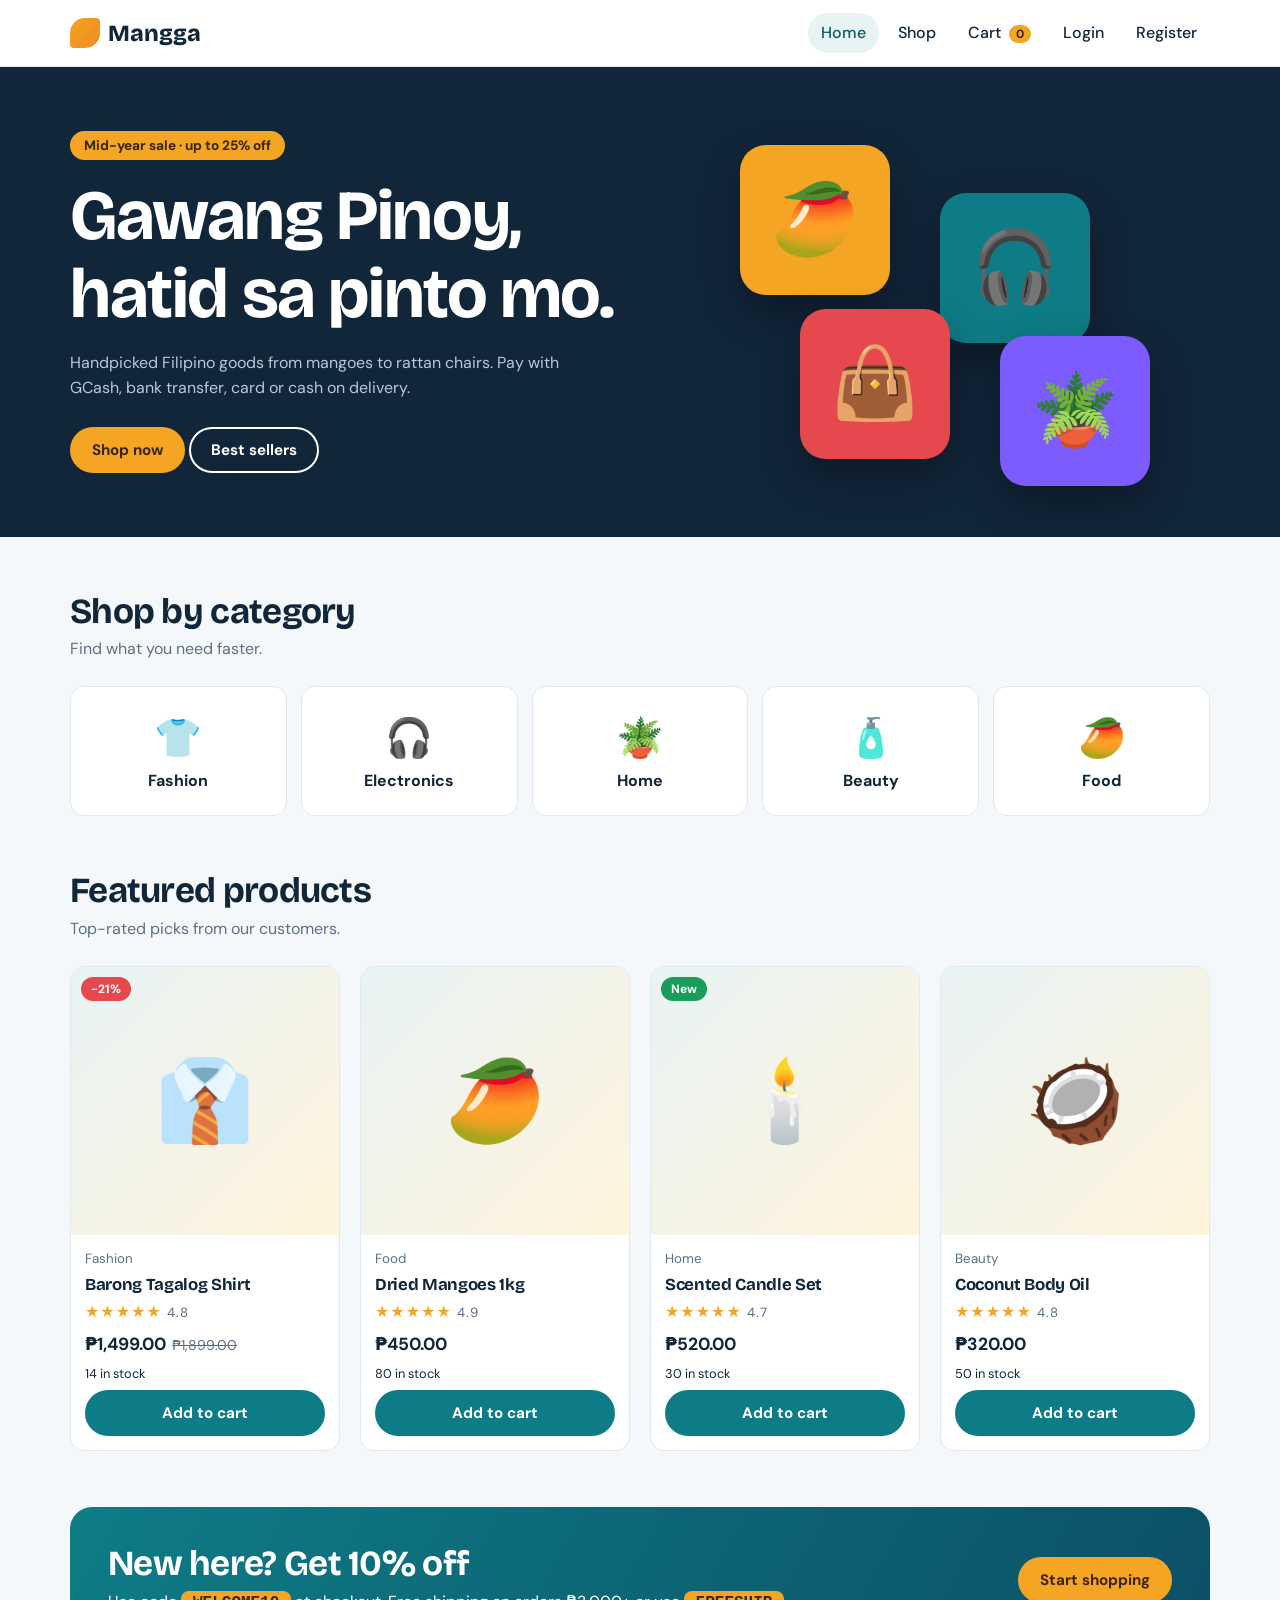
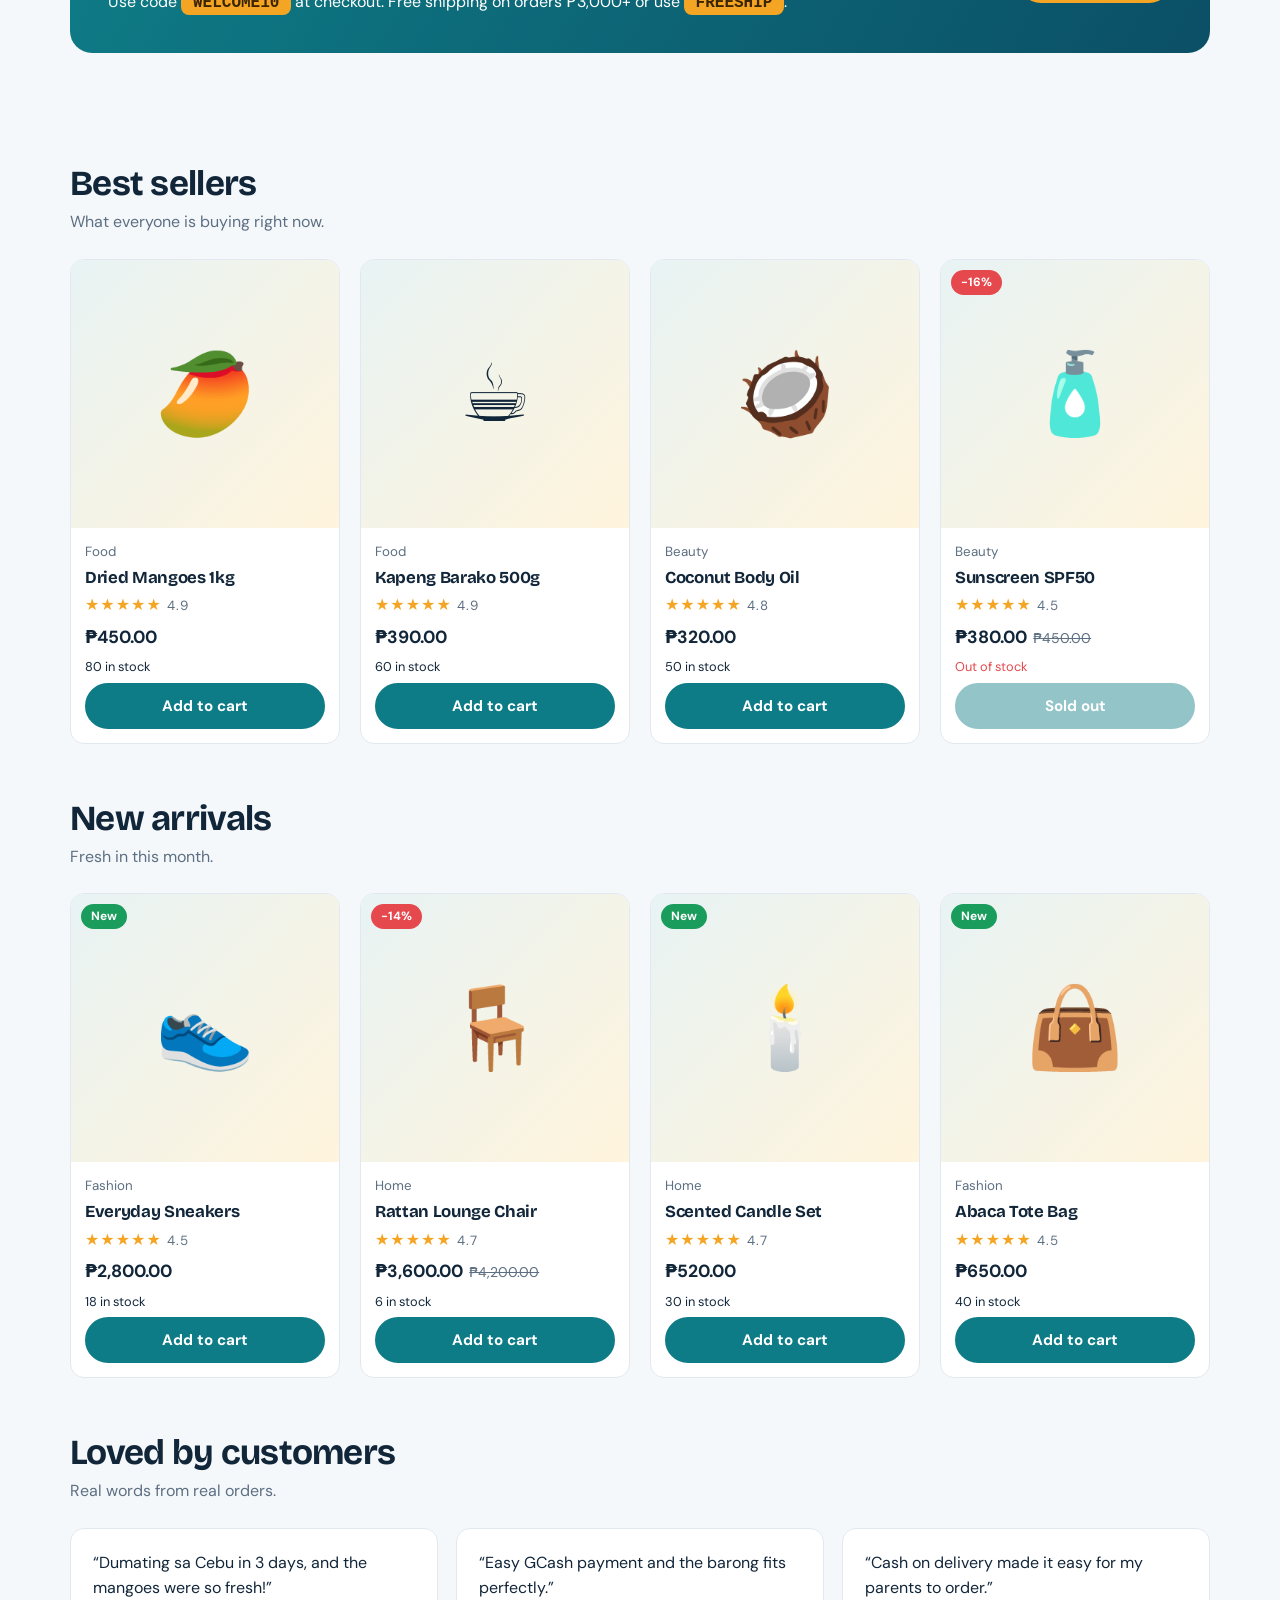
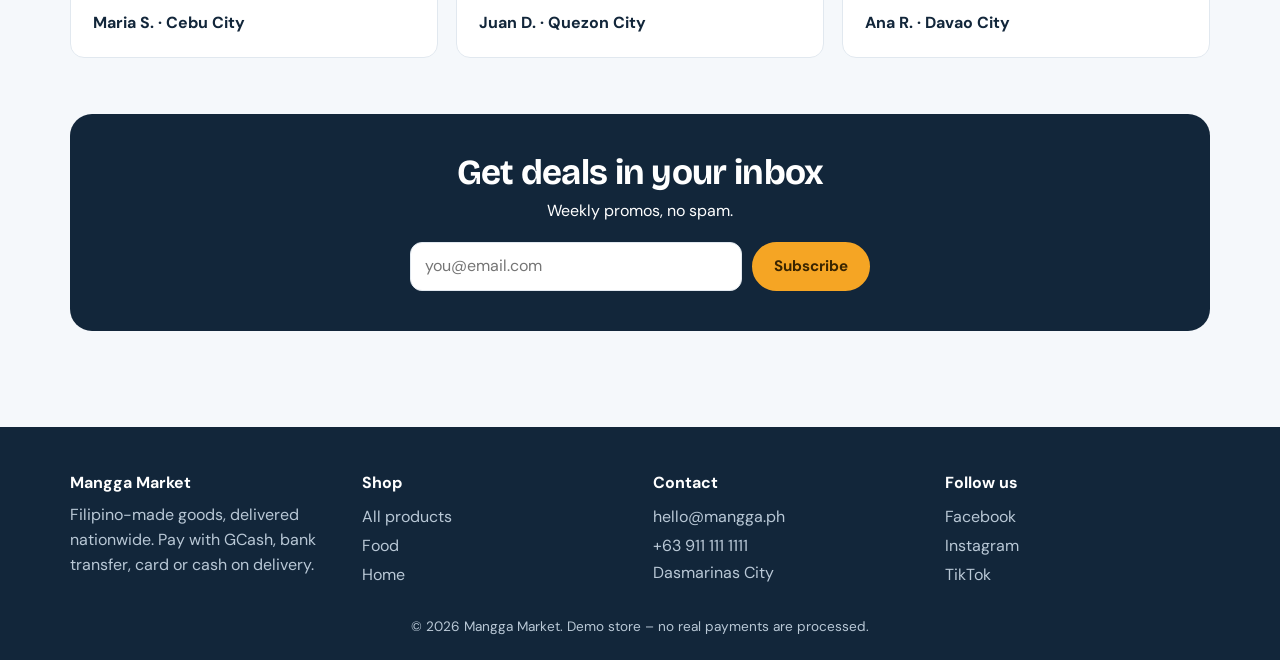
<file: index.html>
<!DOCTYPE html>
<html lang="en"><head><meta charset="UTF-8"><meta name="viewport" content="width=device-width,initial-scale=1"><title>Home – Mangga Market</title><link rel="stylesheet" href="css/style.css"></head>
<body data-page="home" class=""><div id="hdr"></div>
<section class="hero"><div class="wrap"><div><span class="tag">Mid-year sale · up to 25% off</span><h1>Gawang Pinoy, hatid sa pinto mo.</h1><p>Handpicked Filipino goods from mangoes to rattan chairs. Pay with GCash, bank transfer, card or cash on delivery.</p><a class="btn m" href="products.html">Shop now</a> <a class="btn alt" style="color:#fff;border-color:#fff" href="#bestsec">Best sellers</a></div><div class="stack" aria-hidden="true"><div>🥭</div><div>🎧</div><div>👜</div><div>🪴</div></div></div></section>
<section class="sec"><div class="wrap"><h2>Shop by category</h2><p class="sub">Find what you need faster.</p><div class="cats" id="cats"></div></div></section>
<section class="sec" style="padding-top:0"><div class="wrap"><h2>Featured products</h2><p class="sub">Top-rated picks from our customers.</p><div class="grid" id="feat"></div></div></section>
<section class="sec" style="padding-top:0"><div class="wrap"><div class="promo"><div><h2>New here? Get 10% off</h2><p>Use code <code>WELCOME10</code> at checkout. Free shipping on orders ₱3,000+ or use <code>FREESHIP</code>.</p></div><a class="btn m" href="products.html">Start shopping</a></div></div></section>
<section class="sec" id="bestsec"><div class="wrap"><h2>Best sellers</h2><p class="sub">What everyone is buying right now.</p><div class="grid" id="best"></div></div></section>
<section class="sec" style="padding-top:0"><div class="wrap"><h2>New arrivals</h2><p class="sub">Fresh in this month.</p><div class="grid" id="new"></div></div></section>
<section class="sec" style="padding-top:0"><div class="wrap"><h2>Loved by customers</h2><p class="sub">Real words from real orders.</p><div class="tg"><blockquote>“Dumating sa Cebu in 3 days, and the mangoes were so fresh!”<b>Maria S. · Cebu City</b></blockquote><blockquote>“Easy GCash payment and the barong fits perfectly.”<b>Juan D. · Quezon City</b></blockquote><blockquote>“Cash on delivery made it easy for my parents to order.”<b>Ana R. · Davao City</b></blockquote></div></div></section>
<section class="sec" style="padding-top:0"><div class="wrap"><div class="news"><h2>Get deals in your inbox</h2><p>Weekly promos, no spam.</p><form id="nl" novalidate><div class="fg" style="flex:1;margin:0"><input data-v="email" type="email" placeholder="you@email.com" aria-label="Email"></div><button class="btn m">Subscribe</button></form></div></div></section>
<div id="ftr"></div>
<script src="js/app.js"></script><script src="js/cart.js"></script><script src="js/products.js"></script></body></html>
</file>
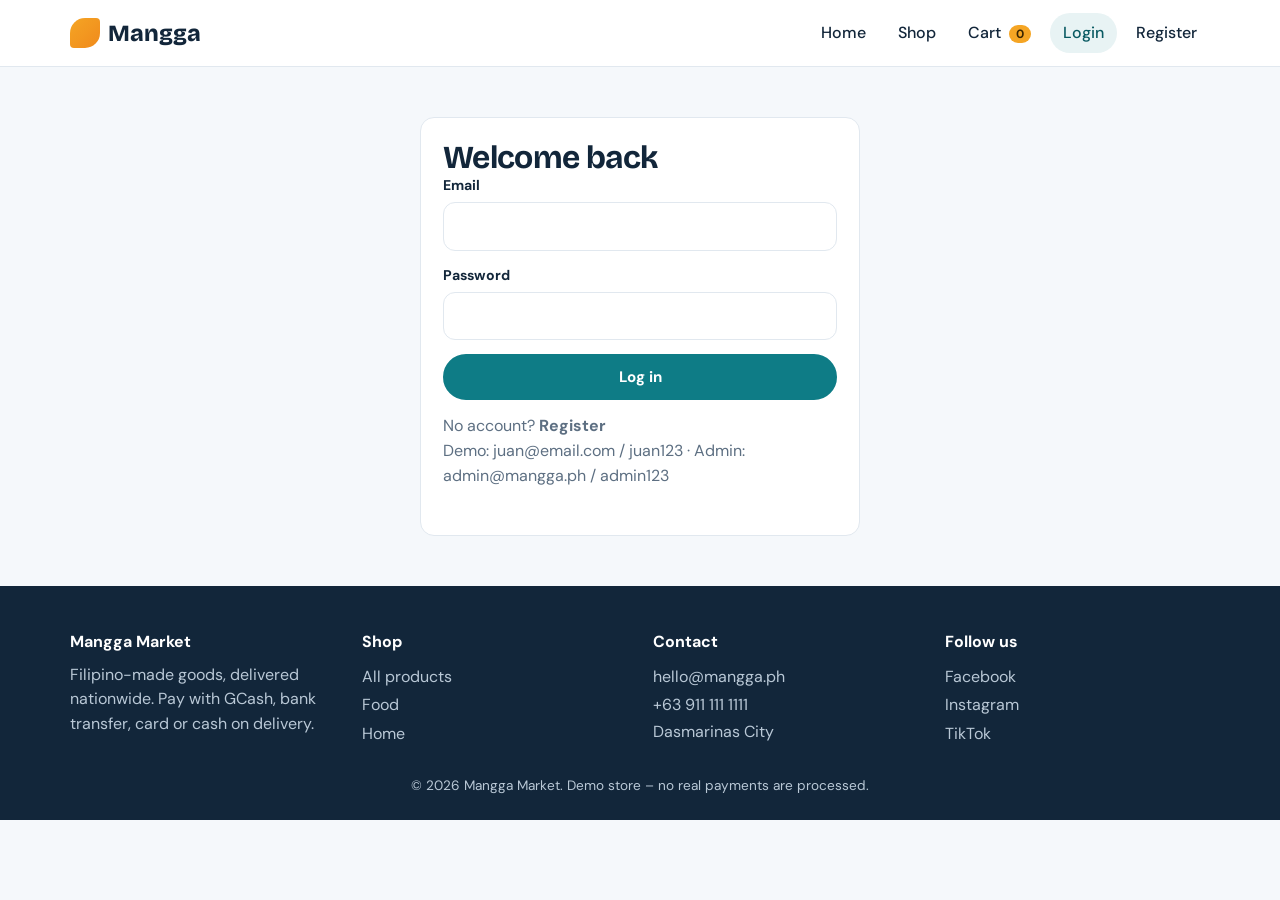
<file: admin.html>
<!DOCTYPE html>
<html lang="en"><head><meta charset="UTF-8"><meta name="viewport" content="width=device-width,initial-scale=1"><title>Admin – Mangga Market</title><link rel="stylesheet" href="css/style.css"></head>
<body data-page="admin" class="adm"><div id="hdr"></div>
<div class="wrap pg"><h1>Admin dashboard</h1><div id="main"></div></div>
<div id="ftr"></div>
<script src="js/app.js"></script><script src="js/cart.js"></script><script src="js/orders.js"></script><script src="js/admin.js"></script></body></html>
</file>
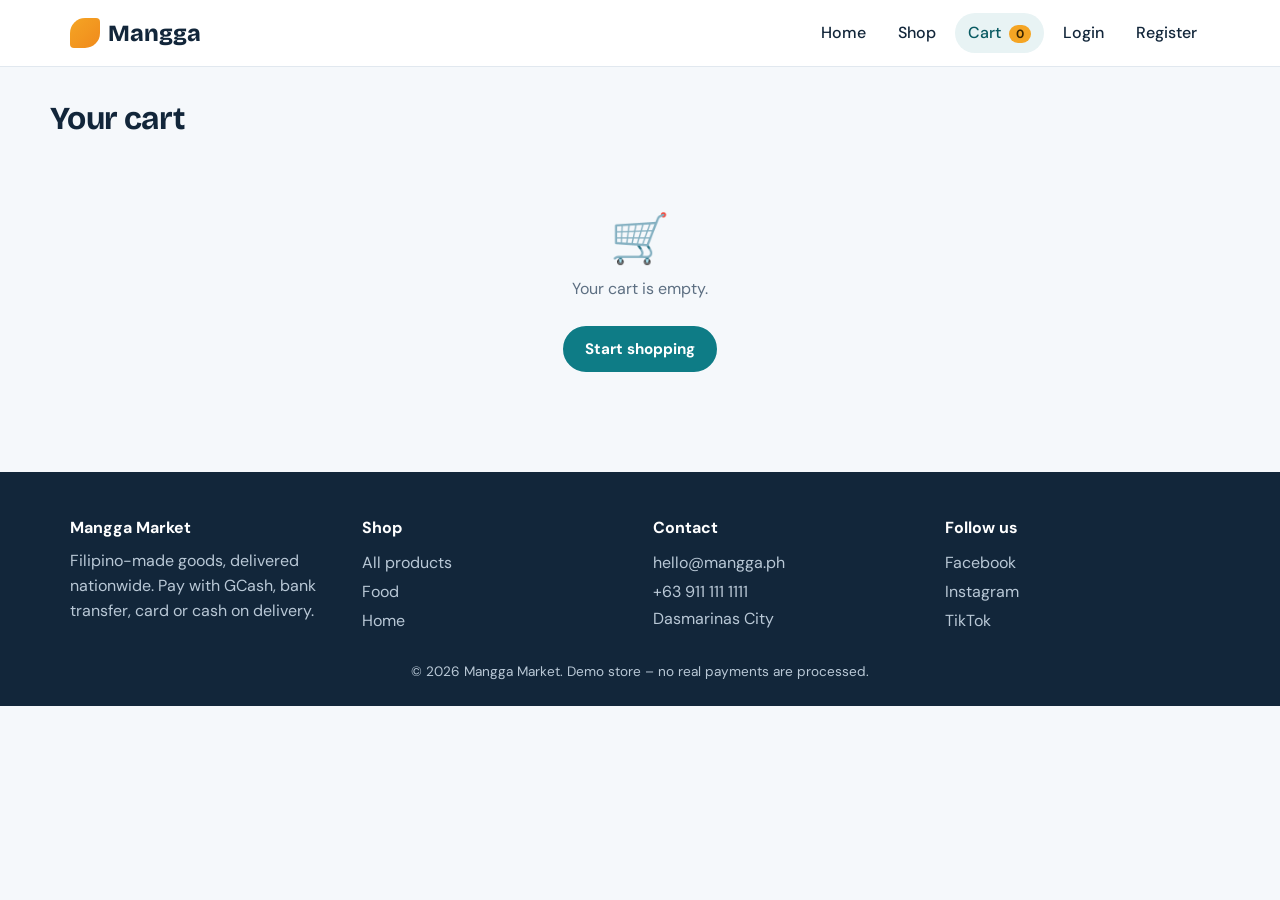
<file: cart.html>
<!DOCTYPE html>
<html lang="en"><head><meta charset="UTF-8"><meta name="viewport" content="width=device-width,initial-scale=1"><title>Cart – Mangga Market</title><link rel="stylesheet" href="css/style.css"></head>
<body data-page="cart" class=""><div id="hdr"></div>
<div class="wrap pg"><h1>Your cart</h1><div id="cart"></div></div>
<div id="ftr"></div>
<script src="js/app.js"></script><script src="js/cart.js"></script></body></html>
</file>
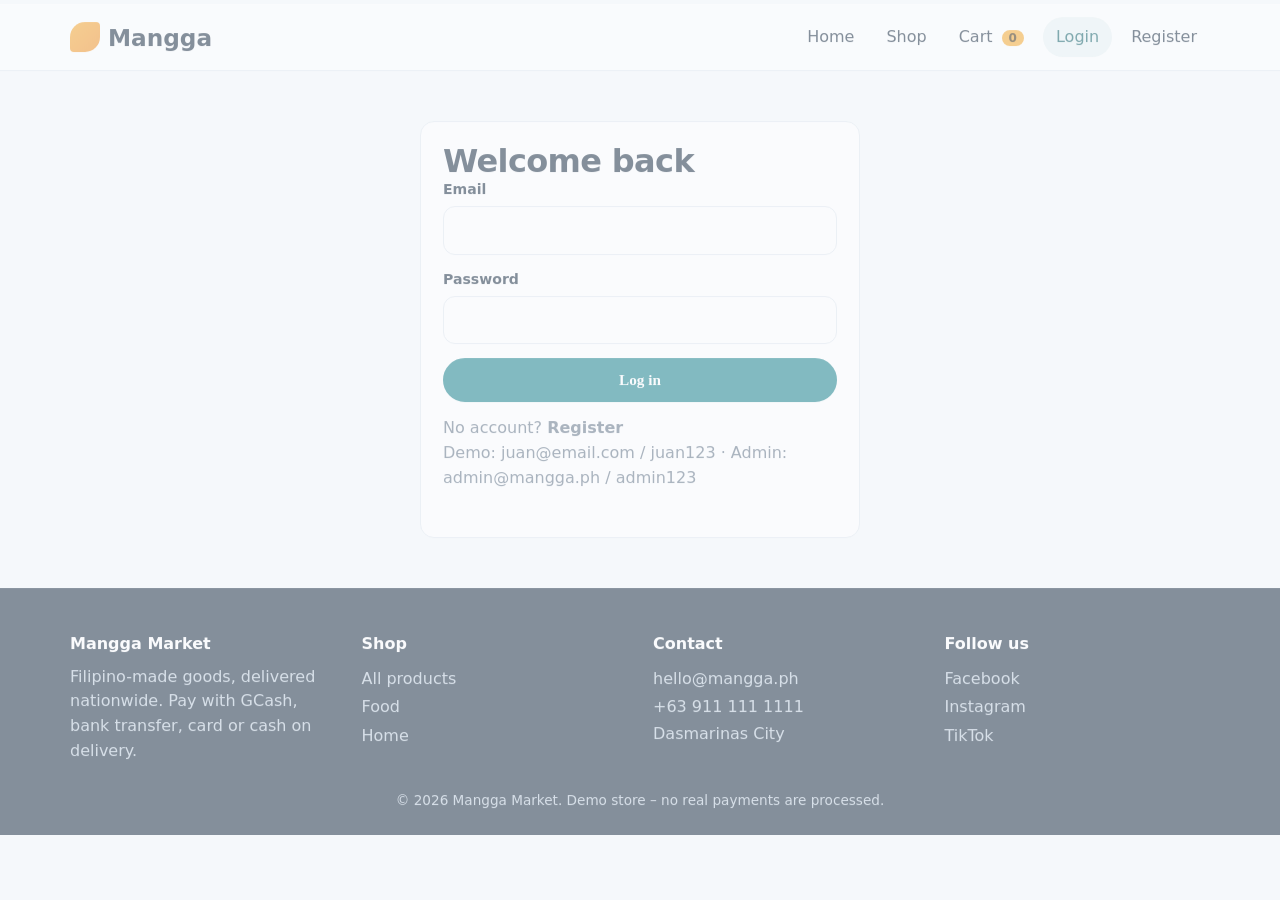
<file: checkout.html>
<!DOCTYPE html>
<html lang="en"><head><meta charset="UTF-8"><meta name="viewport" content="width=device-width,initial-scale=1"><title>Checkout – Mangga Market</title><link rel="stylesheet" href="css/style.css"></head>
<body data-page="checkout" class=""><div id="hdr"></div>
<div class="wrap pg"><h1>Checkout</h1><form id="f" novalidate class="lay"><div><div class="box"><h3>Customer information</h3><div class="fg"><label>Full name</label><input id="name" data-v="req"></div><div class="row2"><div class="fg"><label>Email</label><input id="email" type="email" data-v="email"></div><div class="fg"><label>Mobile (+63)</label><input id="phone" data-v="phone" placeholder="+63 9XX XXX XXXX"></div></div></div>
<div class="box"><h3>Delivery address</h3><div class="fg" id="saved" hidden><select></select></div><div class="fg"><label>Street, barangay</label><input id="addr" data-v="req"></div><div class="row2"><div class="fg"><label>City / municipality</label><input id="city" data-v="req"></div><div class="fg"><label>Postal code</label><input id="zip" data-v="zip" inputmode="numeric"></div></div><div class="fg"><label>Region</label><select id="region"></select></div><label><input type="checkbox" id="sv" style="width:auto"> Save this address</label></div>
<div class="box"><h3>Shipping method</h3><label class="opt"><input type="radio" name="ship" value="Standard" checked> Standard (3–7 days)</label><label class="opt"><input type="radio" name="ship" value="Express"> Express (1–3 days) +₱100</label></div>
<div class="box"><h3>Payment method</h3><label class="opt"><input type="radio" name="pay" value="Cash on Delivery" checked> 💵 Cash on Delivery</label><label class="opt"><input type="radio" name="pay" value="GCash"> 📱 GCash</label><label class="opt"><input type="radio" name="pay" value="Bank Transfer"> 🏦 Bank Transfer</label><label class="opt"><input type="radio" name="pay" value="Credit/Debit Card"> 💳 Credit/Debit Card (demo)</label>
<p id="gc" class="sub" hidden>Pay via GCash to 0912 123 111 after placing your order.</p><p id="bk" class="sub" hidden>Transfer to BDO 0000-0000-0000 (Mangga Market) after placing your order.</p><div id="card" hidden><div class="fg"><label>Card number</label><input data-v="card" placeholder="4111 1111 1111 1111"></div><div class="row2"><div class="fg"><label>Expiry</label><input data-v="exp" placeholder="MM/YY"></div><div class="fg"><label>CVV</label><input data-v="cvv" type="password"></div></div><p class="sub">Demo only: nothing is charged or stored.</p></div></div></div>
<div class="box"><h3>Order summary</h3><div id="sum"></div><button class="btn m full" style="margin-top:14px">Place order</button></div></form></div>
<div id="ftr"></div>
<script src="js/app.js"></script><script src="js/cart.js"></script><script src="js/checkout.js"></script></body></html>
</file>
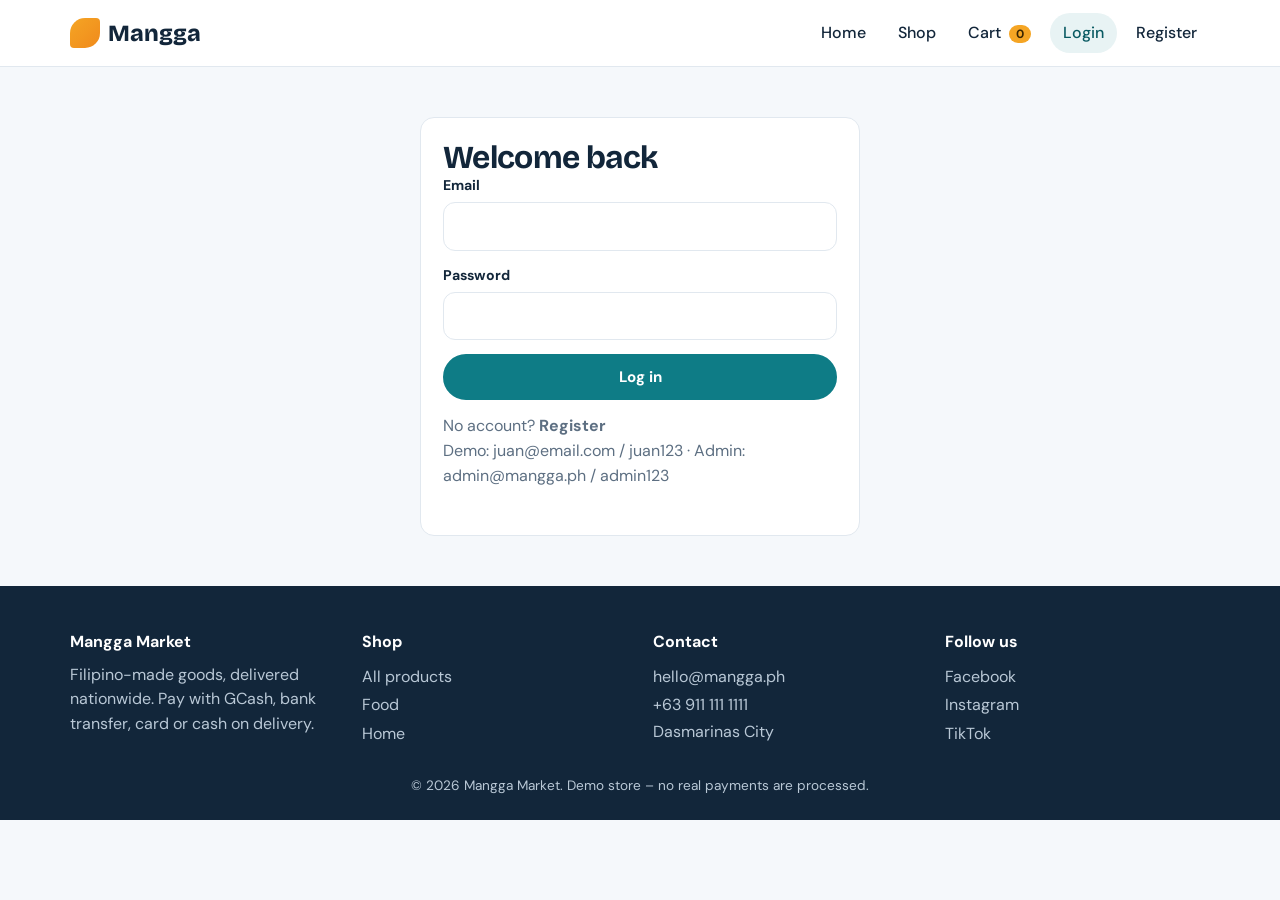
<file: login.html>
<!DOCTYPE html>
<html lang="en"><head><meta charset="UTF-8"><meta name="viewport" content="width=device-width,initial-scale=1"><title>Login – Mangga Market</title><link rel="stylesheet" href="css/style.css"></head>
<body data-page="login" class=""><div id="hdr"></div>
<div class="wrap"><form class="box auth" id="f" novalidate><h1>Welcome back</h1><div class="fg"><label for="email">Email</label><input id="email" type="email" data-v="email"></div><div class="fg"><label for="pw">Password</label><input id="pw" type="password" data-v="req"></div><button class="btn full">Log in</button><p class="sub" style="margin-top:14px">No account? <a href="register.html"><b>Register</b></a><br>Demo: juan@email.com / juan123 · Admin: admin@mangga.ph / admin123</p></form></div>
<div id="ftr"></div>
<script src="js/app.js"></script><script src="js/cart.js"></script></body></html>
</file>
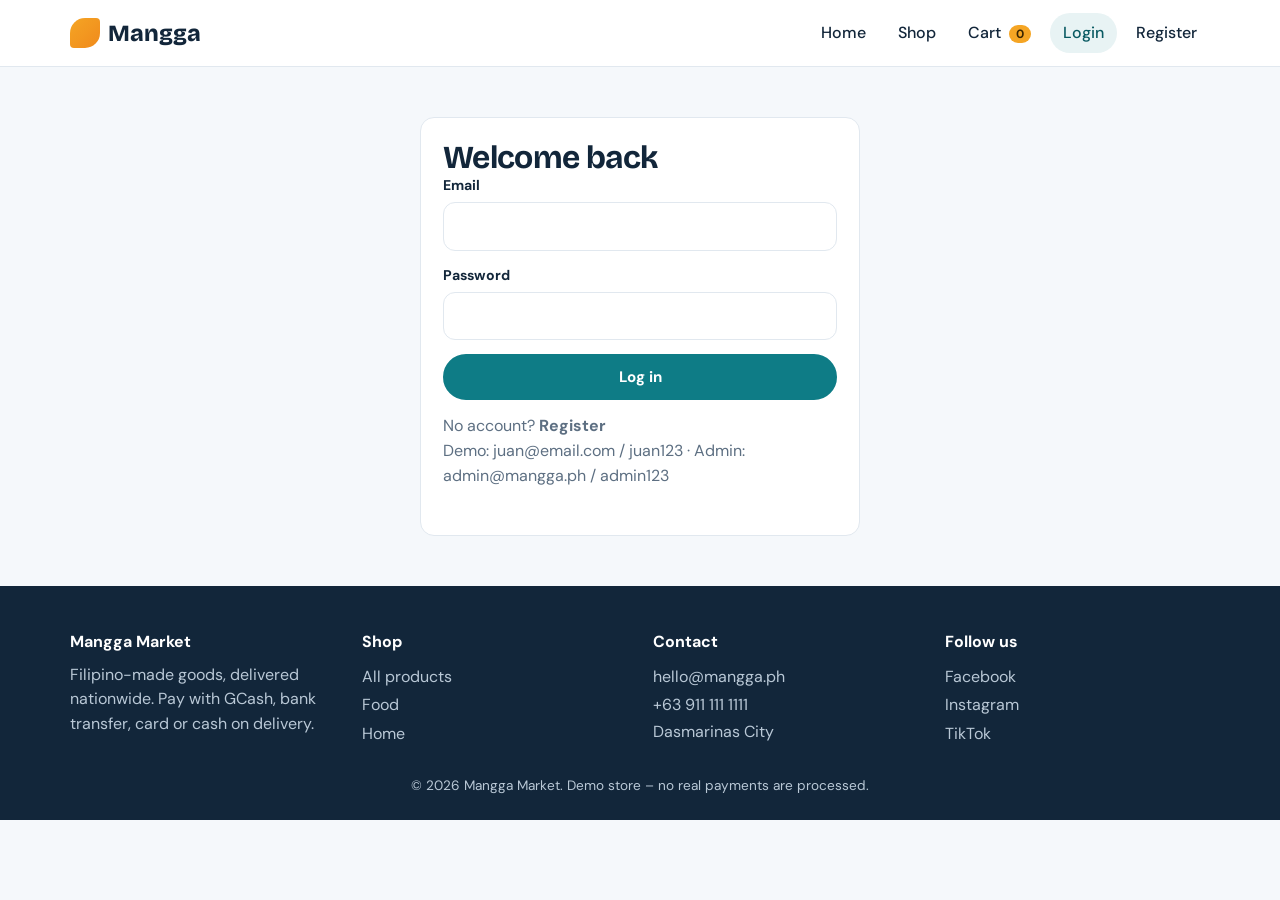
<file: orders.html>
<!DOCTYPE html>
<html lang="en"><head><meta charset="UTF-8"><meta name="viewport" content="width=device-width,initial-scale=1"><title>My account – Mangga Market</title><link rel="stylesheet" href="css/style.css"></head>
<body data-page="orders" class=""><div id="hdr"></div>
<div class="wrap pg"><h1>My account</h1><div id="acct"></div></div>
<div id="ftr"></div>
<script src="js/app.js"></script><script src="js/cart.js"></script><script src="js/orders.js"></script></body></html>
</file>
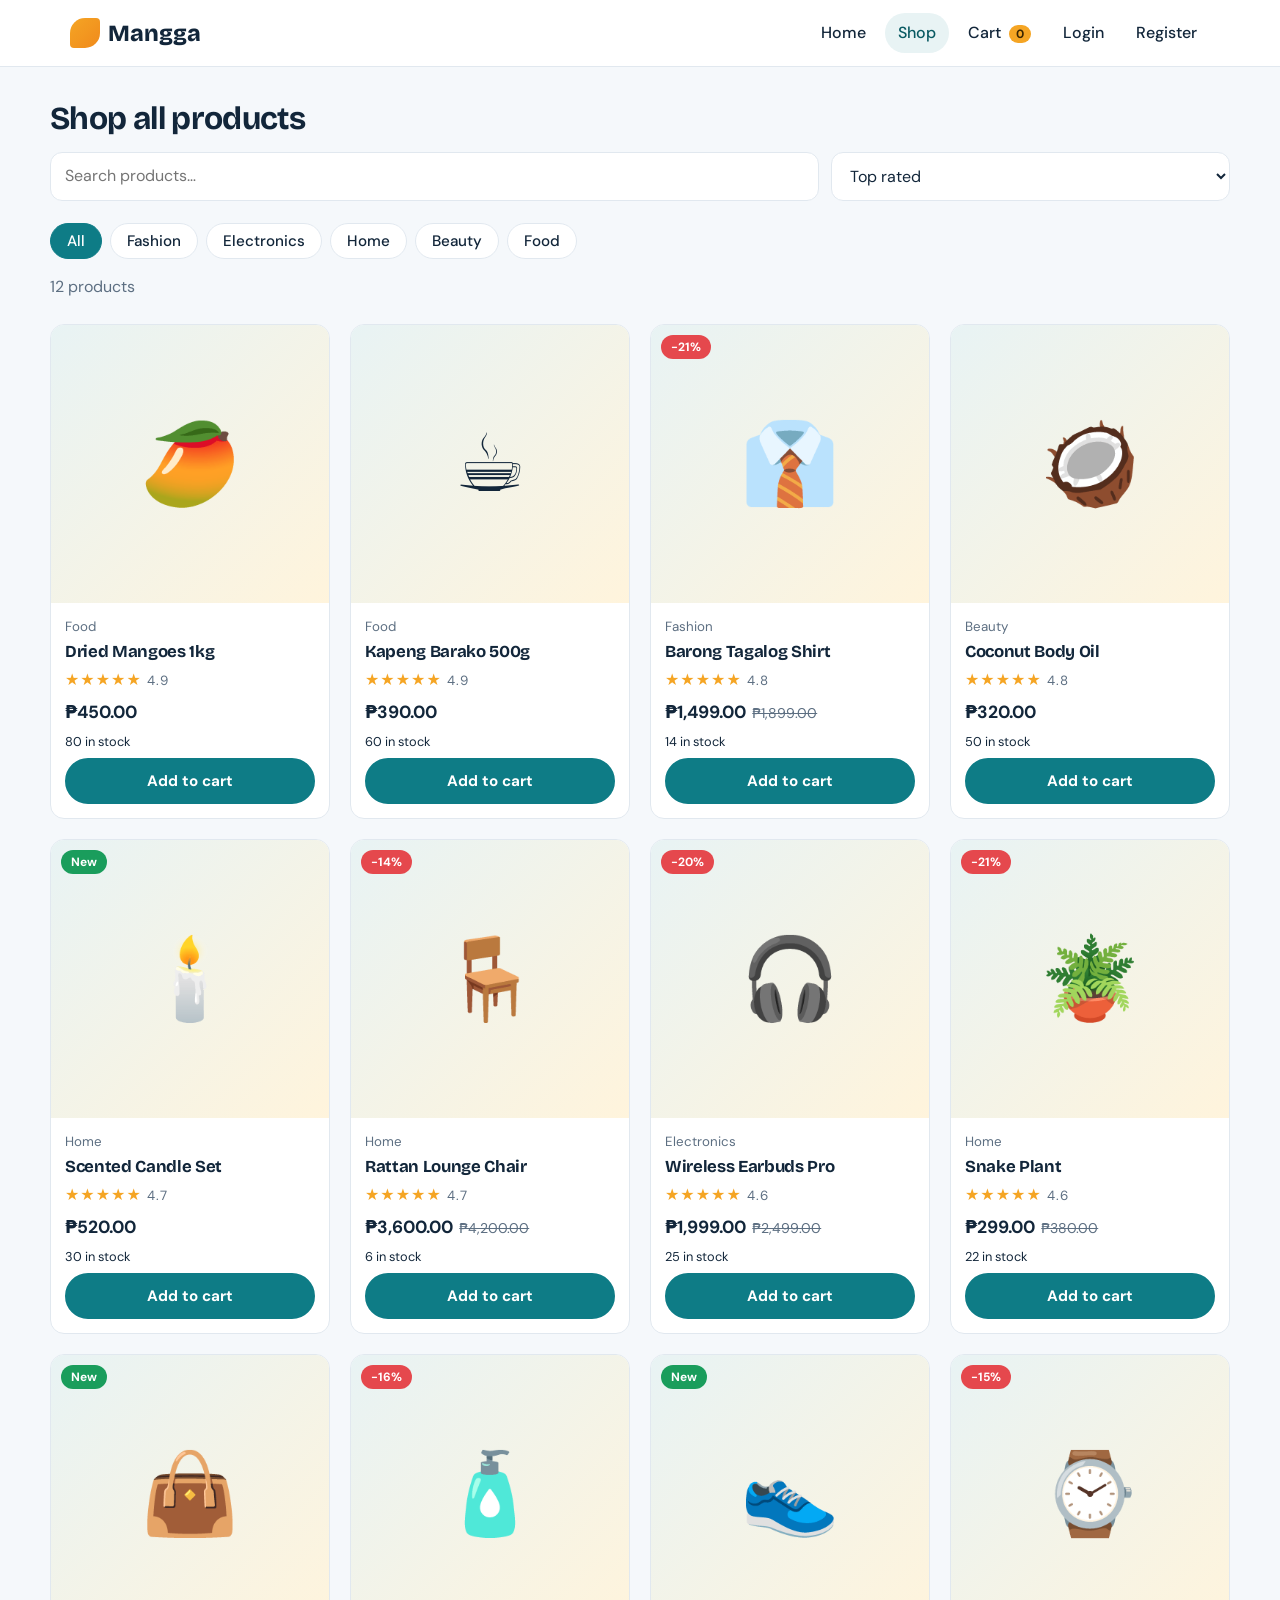
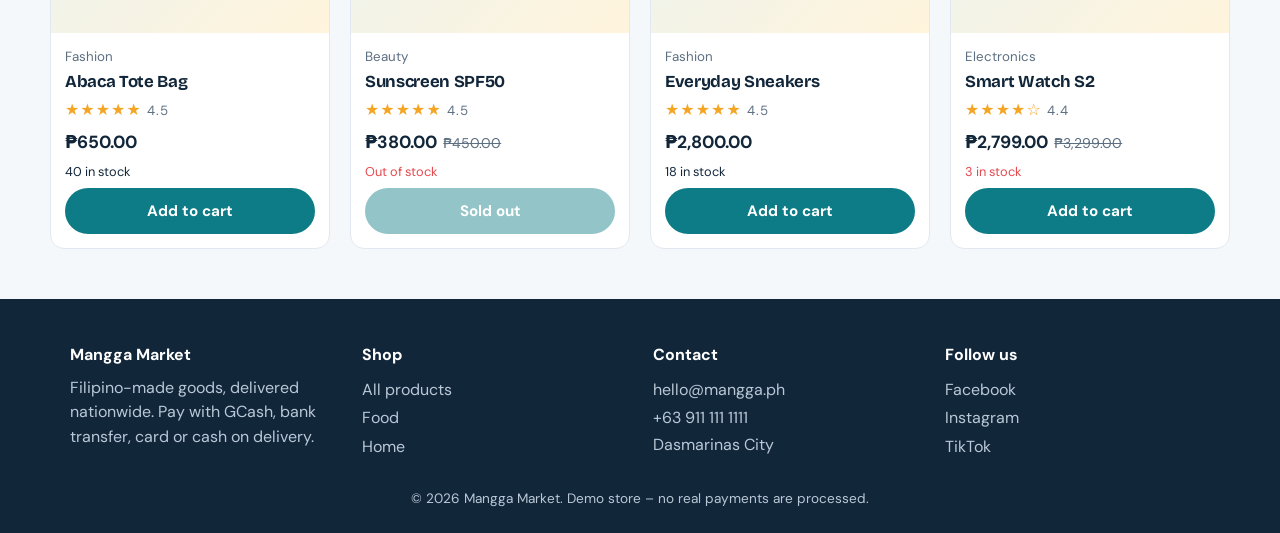
<file: products.html>
<!DOCTYPE html>
<html lang="en"><head><meta charset="UTF-8"><meta name="viewport" content="width=device-width,initial-scale=1"><title>Shop – Mangga Market</title><link rel="stylesheet" href="css/style.css"></head>
<body data-page="shop" class=""><div id="hdr"></div>
<div class="wrap pg"><h1>Shop all products</h1><div class="tools"><input id="q" type="search" placeholder="Search products…" aria-label="Search"><select id="sort" aria-label="Sort"><option value="feat">Top rated</option><option value="low">Price: low to high</option><option value="high">Price: high to low</option><option value="new">Newest</option><option value="best">Best selling</option></select></div><div class="chips" id="chips"></div><p class="sub" id="cnt"></p><div class="grid" id="grid"></div></div>
<div id="ftr"></div>
<script src="js/app.js"></script><script src="js/cart.js"></script><script src="js/products.js"></script></body></html>
</file>
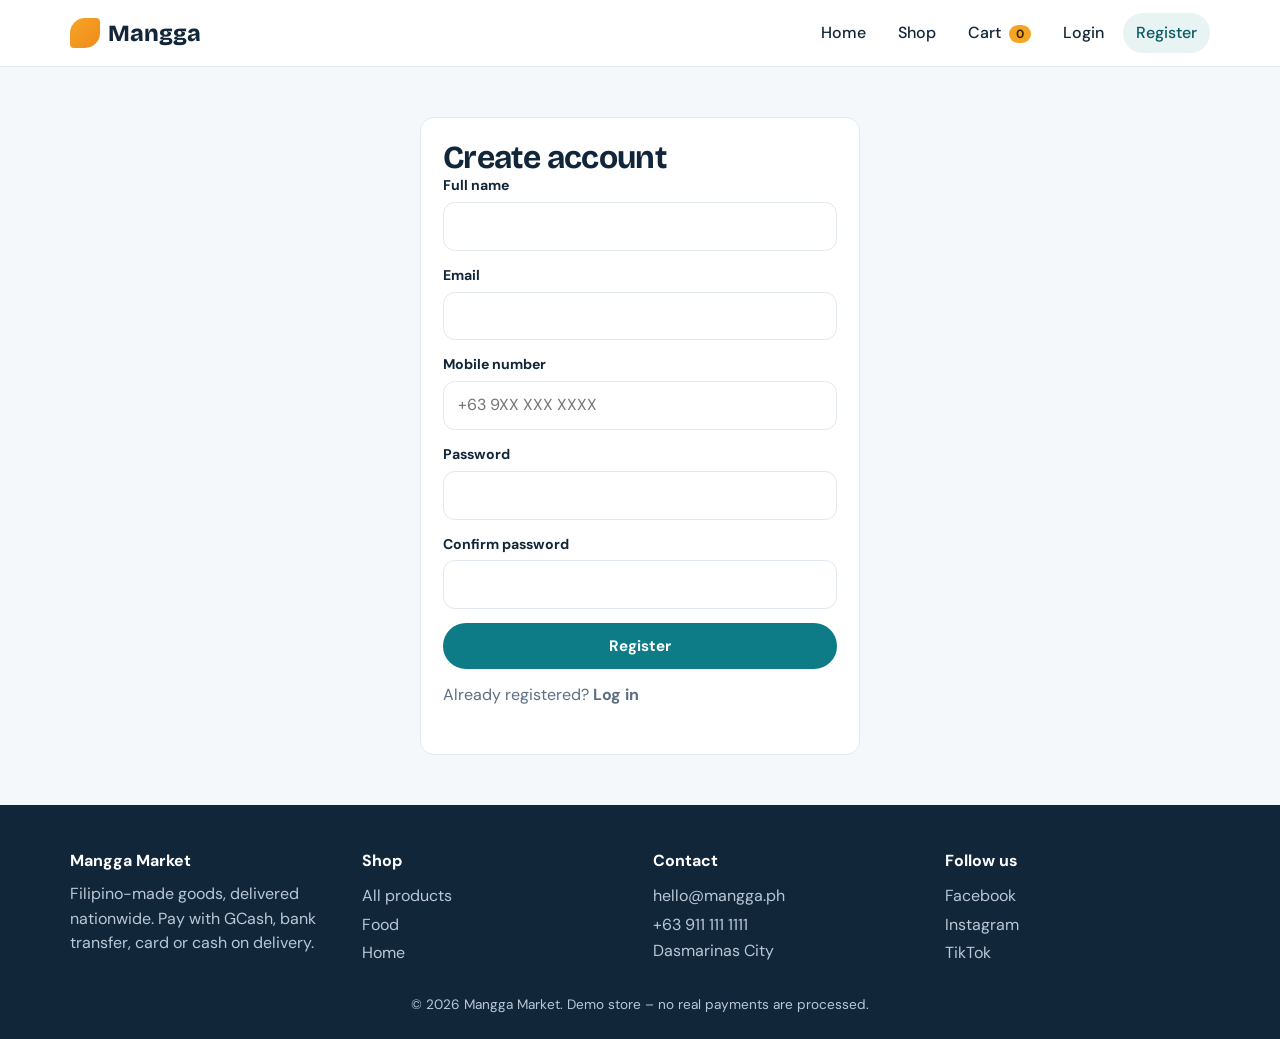
<file: register.html>
<!DOCTYPE html>
<html lang="en"><head><meta charset="UTF-8"><meta name="viewport" content="width=device-width,initial-scale=1"><title>Register – Mangga Market</title><link rel="stylesheet" href="css/style.css"></head>
<body data-page="register" class=""><div id="hdr"></div>
<div class="wrap"><form class="box auth" id="f" novalidate><h1>Create account</h1><div class="fg"><label for="name">Full name</label><input id="name" data-v="req"></div><div class="fg"><label for="email">Email</label><input id="email" type="email" data-v="email"></div><div class="fg"><label for="phone">Mobile number</label><input id="phone" placeholder="+63 9XX XXX XXXX" data-v="phone"></div><div class="fg"><label for="pw">Password</label><input id="pw" type="password" data-v="min6"></div><div class="fg"><label for="pw2">Confirm password</label><input id="pw2" type="password" data-v="min6"></div><button class="btn full">Register</button><p class="sub" style="margin-top:14px">Already registered? <a href="login.html"><b>Log in</b></a></p></form></div>
<div id="ftr"></div>
<script src="js/app.js"></script><script src="js/cart.js"></script></body></html>
</file>
<file: css/style.css>
@import url('https://fonts.googleapis.com/css2?family=Bricolage+Grotesque:wght@500;700;800&family=DM+Sans:wght@400;500;700&display=swap');

:root {
  --ink:#12263a;
  --mute:#5d6f82;
  --bg:#f5f8fb;
  --card:#fff;
  --line:#e1e8ef;
  --brand:#0e7c86;
  --brand-d:#095a62;
  --mango:#f5a524;
  --sale:#e5484d;
  --ok:#1a9d5c;
  --r:14px;
  --sh:0 8px 24px rgba(18,38,58,.08);
  --hf:'Bricolage Grotesque',system-ui,sans-serif;
}

* {
  box-sizing:border-box;
  margin:0;
}

html {
  scroll-behavior:smooth;
}

body {
  font:16px/1.55 'DM Sans',system-ui,sans-serif;
  color:var(--ink);
  background:var(--bg);
  animation:pg .4s ease both;
}

body.leaving {
  opacity:0;
  transition:opacity .2s;
}

@keyframes pg {
  from {
    opacity:0;
    transform:translateY(8px);
  }
}

h1,h2,h3 {
  font-family:var(--hf);
  line-height:1.1;
  letter-spacing:-.02em;
}

a {
  color:inherit;
  text-decoration:none;
}

img {
  max-width:100%;
}

:focus-visible {
  outline:3px solid var(--mango);
  outline-offset:2px;
}

.wrap {
  max-width:1180px;
  margin:auto;
  padding:0 20px;
}

.sec {
  padding:56px 0;
}

.sec h2 {
  font-size:clamp(1.6rem,3vw,2.2rem);
  margin-bottom:6px;
}

.sub {
  color:var(--mute);
  margin-bottom:24px;
}

header.top {
  position:sticky;
  top:0;
  z-index:50;
  background:rgba(255,255,255,.92);
  backdrop-filter:blur(10px);
  border-bottom:1px solid var(--line);
}

.nav {
  display:flex;
  align-items:center;
  gap:22px;
  height:66px;
}

.logo {
  font:800 1.45rem var(--hf);
  display:flex;
  align-items:center;
  gap:8px;
}

.logo i {
  width:30px;
  height:30px;
  border-radius:50% 4px 50% 4px;
  background:linear-gradient(135deg,var(--mango),#f08a1c);
  display:inline-block;
}

.links {
  display:flex;
  gap:6px;
  margin-left:auto;
  align-items:center;
}

.links a,.links button.lk {
  padding:8px 13px;
  border-radius:99px;
  font-weight:500;
  background:none;
  border:0;
  cursor:pointer;
  font-size:1rem;
  color:inherit;
  transition:.2s;
}

.links a:hover,.links a.on {
  background:#e8f3f4;
  color:var(--brand-d);
}

.cnt {
  background:var(--mango);
  color:#3a2500;
  border-radius:99px;
  font-size:.75rem;
  font-weight:700;
  padding:1px 7px;
  margin-left:4px;
}

.burger {
  display:none;
  margin-left:auto;
  background:none;
  border:0;
  font-size:1.6rem;
  cursor:pointer;
}

.btn {
  display:inline-flex;
  align-items:center;
  justify-content:center;
  gap:8px;
  padding:11px 20px;
  border-radius:99px;
  border:2px solid var(--brand);
  background:var(--brand);
  color:#fff;
  font:700 .95rem 'DM Sans';
  cursor:pointer;
  transition:.2s;
}

.btn:hover {
  background:var(--brand-d);
  transform:translateY(-2px);
  box-shadow:0 6px 14px rgba(14,124,134,.3);
}

.btn:active {
  transform:scale(.97);
}

.btn.alt {
  background:transparent;
  color:var(--brand);
}

.btn.alt:hover {
  background:var(--brand);
  color:#fff;
}

.btn.m {
  background:var(--mango);
  border-color:var(--mango);
  color:#3a2500;
}

.btn.m:hover {
  background:#e29412;
}

.btn.d {
  background:var(--sale);
  border-color:var(--sale);
}

.btn.sm {
  padding:6px 13px;
  font-size:.82rem;
}

.btn:disabled {
  opacity:.45;
  pointer-events:none;
}

.btn.full {
  width:100%;
}

.hero {
  background:var(--ink);
  color:#fff;
  overflow:hidden;
  position:relative;
}

.hero .wrap {
  display:grid;
  grid-template-columns:1.1fr .9fr;
  gap:30px;
  align-items:center;
  padding-top:64px;
  padding-bottom:64px;
}

.hero h1 {
  font-size:clamp(2.4rem,5.5vw,4.4rem);
}

.hero p {
  color:#b9c8d6;
  max-width:46ch;
  margin:18px 0 26px;
}

.hero .tag {
  display:inline-block;
  background:var(--mango);
  color:#3a2500;
  font-weight:700;
  padding:4px 14px;
  border-radius:99px;
  margin-bottom:18px;
  font-size:.85rem;
}

.stack {
  position:relative;
  height:340px;
}

.stack div {
  position:absolute;
  width:150px;
  height:150px;
  border-radius:26px;
  display:grid;
  place-items:center;
  font-size:4.4rem;
  box-shadow:0 18px 40px rgba(0,0,0,.35);
  animation:fl 5s ease-in-out infinite,pop .8s cubic-bezier(.2,1.4,.4,1) both;
}

.stack div:nth-child(1) {
  background:#f5a524;
  left:6%;
  top:4%;
}

.stack div:nth-child(2) {
  background:#0e7c86;
  left:46%;
  top:18%;
  animation-delay:.15s,.15s;
}

.stack div:nth-child(3) {
  background:#e5484d;
  left:18%;
  top:52%;
  animation-delay:.3s,.3s;
}

.stack div:nth-child(4) {
  background:#7c5cff;
  left:58%;
  top:60%;
  animation-delay:.45s,.45s;
}

@keyframes fl {
  50% {
    transform:translateY(-14px) rotate(3deg);
  }
}

@keyframes pop {
  from {
    opacity:0;
    scale:.4;
  }
}

.grid {
  display:grid;
  grid-template-columns:repeat(auto-fill,minmax(230px,1fr));
  gap:20px;
}

.card {
  background:var(--card);
  border-radius:var(--r);
  border:1px solid var(--line);
  overflow:hidden;
  transition:.25s;
  position:relative;
  display:flex;
  flex-direction:column;
}

.card:hover {
  transform:translateY(-6px);
  box-shadow:var(--sh);
}

.pimg {
  aspect-ratio:1;
  display:grid;
  place-items:center;
  font-size:5rem;
  background:linear-gradient(135deg,#e8f3f4,#fff4dc);
  cursor:pointer;
  transition:.3s;
}

.pimg img {
  width:100%;
  height:100%;
  object-fit:cover;
}

.card:hover .pimg {
  font-size:5.6rem;
}

.pb {
  padding:14px;
  display:flex;
  flex-direction:column;
  gap:6px;
  flex:1;
}

.pb h3 {
  font-size:1.05rem;
  cursor:pointer;
}

.pb small {
  color:var(--mute);
}

.price {
  font-weight:700;
  font-size:1.1rem;
}

.price s {
  color:var(--mute);
  font-weight:400;
  font-size:.88rem;
  margin-left:6px;
}

.badge {
  position:absolute;
  top:10px;
  left:10px;
  background:var(--sale);
  color:#fff;
  font-size:.75rem;
  font-weight:700;
  padding:3px 10px;
  border-radius:99px;
  z-index:2;
}

.badge.n {
  background:var(--ok);
}

.stars {
  color:var(--mango);
  letter-spacing:1px;
}

.stock {
  font-size:.8rem;
}

.stock.low {
  color:var(--sale);
}

.pb .btn {
  margin-top:auto;
}

.sk {
  background:linear-gradient(90deg,#e8edf2 25%,#f6f9fb 50%,#e8edf2 75%);
  background-size:200% 100%;
  animation:sh 1.2s infinite;
  border-radius:var(--r);
  height:330px;
}

@keyframes sh {
  to {
    background-position:-200% 0;
  }
}

.cats {
  display:grid;
  grid-template-columns:repeat(auto-fit,minmax(150px,1fr));
  gap:14px;
}

.cat {
  background:var(--card);
  border:1px solid var(--line);
  border-radius:var(--r);
  padding:22px 10px;
  text-align:center;
  font-weight:700;
  transition:.25s;
  cursor:pointer;
}

.cat span {
  display:block;
  font-size:2.4rem;
}

.cat:hover {
  background:var(--brand);
  color:#fff;
  transform:translateY(-4px);
}

.promo {
  background:linear-gradient(120deg,var(--brand),#0b4f66);
  color:#fff;
  border-radius:22px;
  padding:38px;
  display:flex;
  flex-wrap:wrap;
  gap:20px;
  align-items:center;
  justify-content:space-between;
}

.promo code {
  background:var(--mango);
  color:#3a2500;
  padding:3px 12px;
  border-radius:8px;
  font-weight:700;
}

.tg {
  display:grid;
  grid-template-columns:repeat(auto-fit,minmax(260px,1fr));
  gap:18px;
}

.tg blockquote {
  background:var(--card);
  border:1px solid var(--line);
  padding:22px;
  border-radius:var(--r);
}

.tg b {
  display:block;
  margin-top:10px;
}

.news {
  background:var(--ink);
  color:#fff;
  border-radius:22px;
  padding:40px;
  text-align:center;
}

.news form {
  display:flex;
  gap:10px;
  max-width:460px;
  margin:18px auto 0;
  flex-wrap:wrap;
}

.news input {
  flex:1;
  min-width:200px;
}

footer {
  background:var(--ink);
  color:#b9c8d6;
  padding:44px 0 24px;
  margin-top:40px;
}

footer .wrap {
  display:grid;
  grid-template-columns:repeat(auto-fit,minmax(200px,1fr));
  gap:26px;
}

footer h4 {
  color:#fff;
  margin-bottom:8px;
}

footer a {
  display:block;
  padding:2px 0;
}

footer a:hover {
  color:var(--mango);
}

.copy {
  text-align:center;
  font-size:.85rem;
  margin-top:26px;
}

input,select,textarea {
  font:inherit;
  padding:11px 14px;
  border:1.5px solid var(--line);
  border-radius:12px;
  background:#fff;
  color:var(--ink);
  width:100%;
  transition:.2s;
}

input:focus,select:focus,textarea:focus {
  border-color:var(--brand);
  outline:0;
  box-shadow:0 0 0 3px rgba(14,124,134,.15);
}

.fg {
  display:flex;
  flex-direction:column;
  gap:5px;
  margin-bottom:14px;
}

.fg label {
  font-weight:700;
  font-size:.88rem;
}

.fg.err input,.fg.err select {
  border-color:var(--sale);
}

.em {
  color:var(--sale);
  font-size:.8rem;
}

.row2 {
  display:grid;
  grid-template-columns:1fr 1fr;
  gap:14px;
}

.tools {
  display:flex;
  gap:12px;
  flex-wrap:wrap;
  margin-bottom:22px;
}

.tools input {
  flex:2;
  min-width:200px;
}

.tools select {
  flex:1;
  min-width:150px;
}

.chips {
  display:flex;
  gap:8px;
  flex-wrap:wrap;
  margin-bottom:16px;
}

.chip {
  padding:7px 16px;
  border-radius:99px;
  border:1.5px solid var(--line);
  background:#fff;
  cursor:pointer;
  font:500 .95rem 'DM Sans';
  color:var(--ink);
  transition:.2s;
}

.chip.on,.chip:hover {
  background:var(--brand);
  color:#fff;
  border-color:var(--brand);
}

.modal {
  position:fixed;
  inset:0;
  background:rgba(10,20,32,.6);
  display:none;
  place-items:center;
  z-index:100;
  padding:16px;
}

.modal.open {
  display:grid;
}

.mbox {
  background:#fff;
  border-radius:20px;
  max-width:760px;
  width:100%;
  max-height:92vh;
  overflow:auto;
  padding:26px;
  animation:pop .35s cubic-bezier(.2,1.2,.4,1);
  position:relative;
}

.mx {
  position:absolute;
  right:14px;
  top:10px;
  background:none;
  border:0;
  font-size:1.8rem;
  cursor:pointer;
}

.pd {
  display:grid;
  grid-template-columns:1fr 1fr;
  gap:24px;
}

.pd .pimg {
  border-radius:var(--r);
  cursor:default;
}

.qty {
  display:inline-flex;
  align-items:center;
  border:1.5px solid var(--line);
  border-radius:99px;
  overflow:hidden;
}

.qty button {
  width:34px;
  height:34px;
  border:0;
  background:#fff;
  cursor:pointer;
  font-size:1.1rem;
}

.qty button:hover {
  background:#e8f3f4;
}

.qty span {
  min-width:32px;
  text-align:center;
  font-weight:700;
}

.toasts {
  position:fixed;
  right:16px;
  bottom:16px;
  display:flex;
  flex-direction:column;
  gap:10px;
  z-index:200;
}

.toast {
  background:var(--ink);
  color:#fff;
  padding:12px 18px;
  border-radius:12px;
  border-left:5px solid var(--ok);
  animation:ti .35s ease both;
  box-shadow:var(--sh);
}

.toast.error {
  border-color:var(--sale);
}

.toast.out {
  opacity:0;
  transition:.3s;
  transform:translateX(30px);
}

@keyframes ti {
  from {
    opacity:0;
    transform:translateX(40px);
  }
}

.lay {
  display:grid;
  grid-template-columns:1.6fr 1fr;
  gap:26px;
  align-items:start;
}

.box {
  background:#fff;
  border:1px solid var(--line);
  border-radius:var(--r);
  padding:22px;
  margin-bottom:18px;
}

.box h3 {
  margin-bottom:14px;
}

.ci {
  display:grid;
  grid-template-columns:70px 1fr auto;
  gap:14px;
  align-items:center;
  padding:14px 0;
  border-bottom:1px solid var(--line);
}

.ci .pimg {
  font-size:2.2rem;
  border-radius:12px;
  cursor:default;
}

.tr {
  display:flex;
  justify-content:space-between;
  padding:5px 0;
}

.tr.t {
  font:800 1.25rem var(--hf);
  border-top:2px solid var(--ink);
  margin-top:8px;
  padding-top:12px;
}

.opt {
  display:flex;
  gap:10px;
  align-items:center;
  border:1.5px solid var(--line);
  border-radius:12px;
  padding:12px;
  margin-bottom:10px;
  cursor:pointer;
}

.opt input {
  width:auto;
}

.opt:has(input:checked) {
  border-color:var(--brand);
  background:#e8f3f4;
}

.st {
  display:inline-block;
  padding:3px 12px;
  border-radius:99px;
  font-size:.78rem;
  font-weight:700;
  background:#e1e8ef;
}

.st.Pending {
  background:#fff1cc;
  color:#7a5200;
}

.st.Confirmed,.st.Processing {
  background:#d9ecff;
  color:#0b4a8a;
}

.st.Shipped,.st.Out {
  background:#e6defc;
  color:#4a2fa0;
}

.st.Delivered {
  background:#d6f5e3;
  color:#0b6b3a;
}

.st.Cancelled {
  background:#fde0e1;
  color:#9b1c20;
}

.track {
  display:flex;
  justify-content:space-between;
  margin:20px 0;
  overflow-x:auto;
  gap:6px;
}

.track div {
  flex:1;
  text-align:center;
  font-size:.76rem;
  min-width:70px;
  color:var(--mute);
}

.track b {
  display:block;
  width:30px;
  height:30px;
  border-radius:50%;
  background:var(--line);
  margin:0 auto 6px;
  line-height:30px;
  color:#fff;
}

.track .done {
  color:var(--ink);
}

.track .done b {
  background:var(--ok);
}

.track .cur b {
  background:var(--mango);
  color:#3a2500;
  box-shadow:0 0 0 5px rgba(245,165,36,.25);
}

.tabs {
  display:flex;
  gap:8px;
  margin-bottom:20px;
  overflow-x:auto;
}

.tabs .chip {
  white-space:nowrap;
}

.tw {
  overflow-x:auto;
}

table {
  width:100%;
  border-collapse:collapse;
  font-size:.92rem;
}

th,td {
  text-align:left;
  padding:10px 12px;
  border-bottom:1px solid var(--line);
  white-space:nowrap;
}

th {
  background:#f0f4f8;
  font-size:.82rem;
}

td input,td select {
  padding:6px 8px;
  width:auto;
  min-width:70px;
}

.stats {
  display:grid;
  grid-template-columns:repeat(auto-fit,minmax(190px,1fr));
  gap:16px;
  margin-bottom:22px;
}

.stat {
  background:#fff;
  border:1px solid var(--line);
  border-radius:var(--r);
  padding:18px;
}

.stat b {
  display:block;
  font:800 1.7rem var(--hf);
}

.stat span {
  color:var(--mute);
  font-size:.88rem;
}

.bars {
  display:flex;
  gap:12px;
  align-items:flex-end;
  height:200px;
  padding-top:10px;
}

.bars div {
  flex:1;
  text-align:center;
  font-size:.75rem;
  display:flex;
  flex-direction:column;
  justify-content:flex-end;
  height:100%;
}

.bars i {
  display:block;
  background:linear-gradient(var(--mango),var(--brand));
  border-radius:8px 8px 0 0;
  transition:height .8s;
  min-height:3px;
}

.bars em {
  font-style:normal;
  font-size:.7rem;
}

.adm {
  background:#eef2f6;
  min-height:100vh;
}

.empty {
  text-align:center;
  padding:50px 10px;
  color:var(--mute);
}

.empty span {
  font-size:3rem;
  display:block;
}

.auth {
  max-width:440px;
  margin:50px auto;
}

.pg {
  padding:34px 0 10px;
}

.pg h1 {
  font-size:2rem;
  margin-bottom:16px;
}

@media(max-width:860px) {
  .hero .wrap,.lay,.pd {
    grid-template-columns:1fr;
  }
  .stack {
    height:260px;
  }
  .stack div {
    width:110px;
    height:110px;
    font-size:3.2rem;
  }
  .burger {
    display:block;
  }
  .links {
    display:none;
    position:absolute;
    top:66px;
    left:0;
    right:0;
    background:#fff;
    flex-direction:column;
    align-items:stretch;
    padding:12px;
    border-bottom:1px solid var(--line);
  }
  .links.open {
    display:flex;
  }
  .row2 {
    grid-template-columns:1fr;
  }
  .ci {
    grid-template-columns:56px 1fr;
  }
  .ci>:last-child {
    grid-column:1/-1;
  }
}

@media(prefers-reduced-motion:reduce) {
  * {
    animation:none!important;
    transition:none!important;
  }
}
</file>
